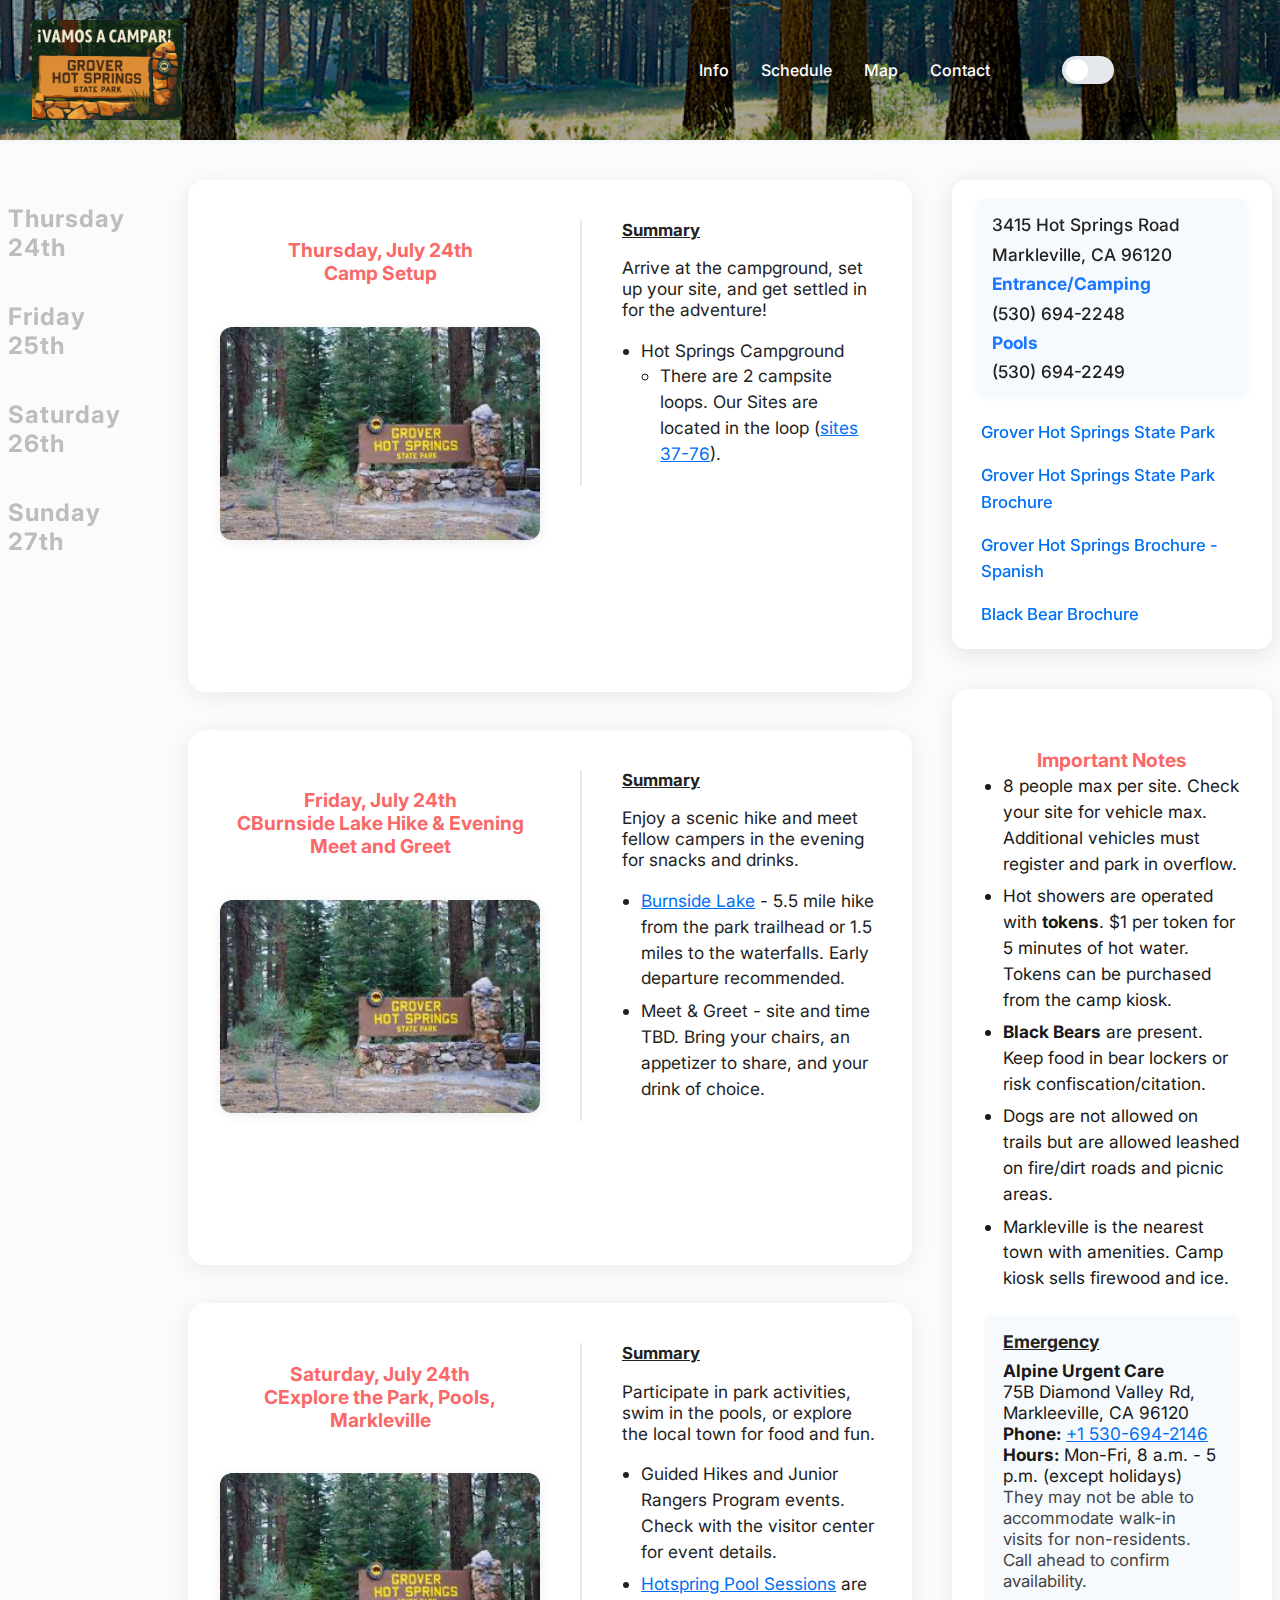
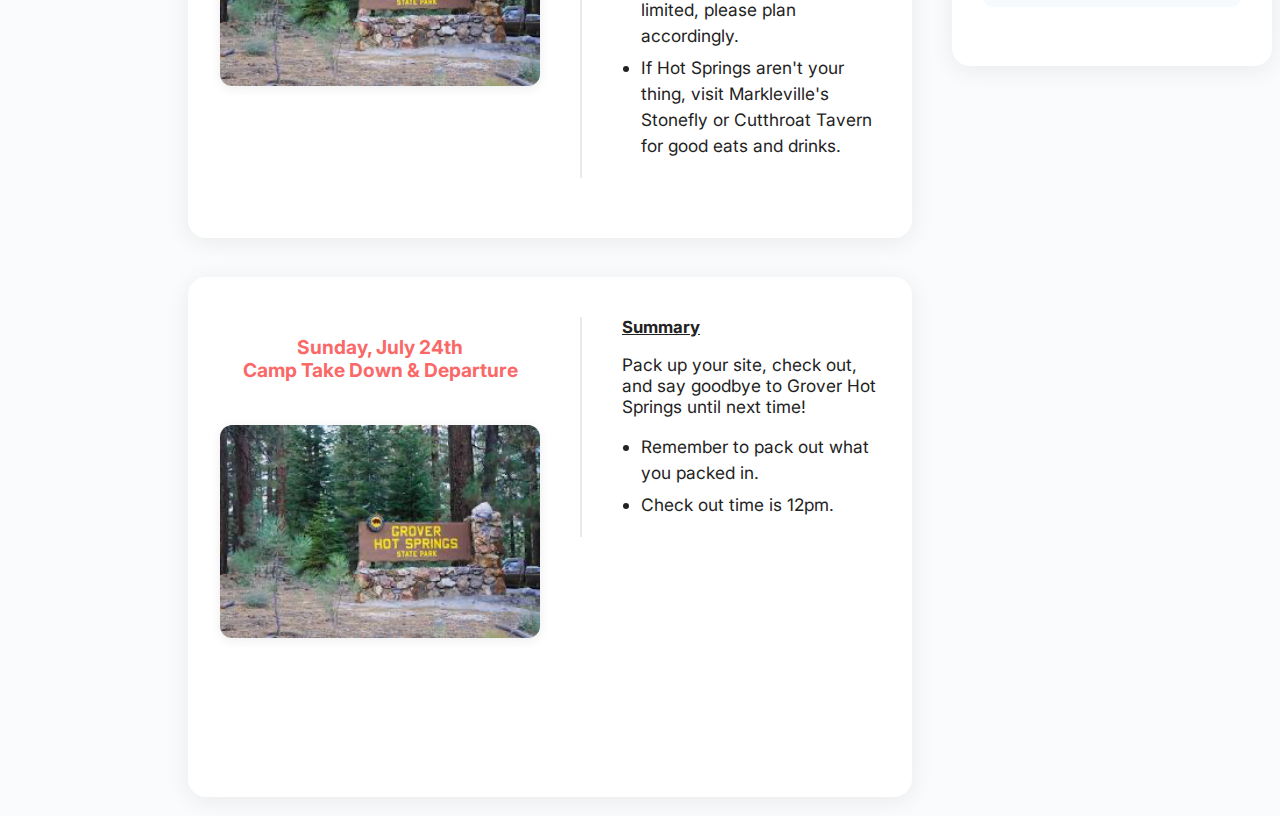
<file: index.html>
<!DOCTYPE html>
<html lang="en">
<head>
  <meta charset="UTF-8">
  <meta name="viewport" content="width=device-width, initial-scale=1.0">
  <title>Grover Hot Springs Camping Trip</title>
  <link rel="stylesheet" href="camping.css">
  <link href="https://fonts.googleapis.com/css2?family=Inter:wght@400;700&display=swap" rel="stylesheet">
</head>
<body>
  <nav class="navbar">
    <div class="navbar-banner-bg">
      <img src="images/banner4.jpg" alt="Grover Hot Springs Banner" class="banner-image">
    </div>
    <div class="nav-logo"><img src="images/banner.png" alt="Grover Hot Springs Logo" style="height: 100px; vertical-align: middle;"></div>
    <div class="navbar-menu-group">
      <ul class="nav-links">
        <li><a href="#">Info</a></li>
        <li><a href="#">Schedule</a></li>
        <li><a href="#" id="mapLink">Map</a></li>
        <li><a href="#">Contact</a></li>
      </ul>
      <div id="darkModeToggle" class="dark-mode-toggle">
        <label class="switch">
          <input type="checkbox" id="darkModeSwitch">
          <span class="slider"></span>
        </label>
        <span class="dark-mode-label">Dark Mode</span>
      </div>
    </div>
  </nav>
  <!-- Map Modal -->
  <div class="modal" id="mapModal" style="display:none;">
    <div class="modal-content">
      <span class="close" id="closeMapModal">&times;</span>
      <img src="images/map.jpg" alt="Ma®p" class="modal-image">
    </div>
  </div>
  <div class="main-layout">
    <aside class="day-numbers">
      <div class="day-number"><a href="#day1" class="day-link"><span class="weekday-date">Thursday 24th</span></a></div>
      <div class="day-number"><a href="#day2" class="day-link"><span class="weekday-date">Friday 25th</span></a></div>
      <div class="day-number"><a href="#day3" class="day-link"><span class="weekday-date">Saturday 26th</span></a></div>
      <div class="day-number"><a href="#day4" class="day-link"><span class="weekday-date">Sunday 27th</span></a></div>
    </aside>
    <main class="content-cards">
      <!-- Day 1 Card -->
      <section class="card" id="day1">
        <h2 class="card-title">Thursday, July 24th<br>Camp Setup<br></h2>
        <img src="images/image1.png" alt="Grover Hot Springs" class="card-image">
        <div class="card-summary">
          <span class="summary-title">Summary</span>
          <p>Arrive at the campground, set up your site, and get settled in for the adventure!</p>
          <div class="card-details">
            <ul>
              <li>
                Hot Springs Campground
                <ul>
                  <li>There are 2 campsite loops. Our Sites are located in the loop (<a href="#" class="map-popup-link" data-popup="map">sites 37-76</a>).</li>
                </ul>
              </li>
            </ul>
          </div>
        </div>
      </section>
      <!-- Day 2 Card -->
      <section class="card" id="day2">

        <h2 class="card-title">Friday, July 24th<br>CBurnside Lake Hike & Evening Meet and Greet<br></h2>
        <img src="images/image1.png" alt="Burnside Lake" class="card-image">
        <div class="card-summary">
          <span class="summary-title">Summary</span>
          <p>Enjoy a scenic hike and meet fellow campers in the evening for snacks and drinks.</p>
          <div class="card-details">
            <ul>
              <li><a href="https://www.google.com/maps/dir/Grover+Hot+Springs+State+Park,+Hot+Springs+Road,+Markleeville,+CA/Burnside+Lake,+California/@38.7338672,-119.9366424,24419m/am=t/data=!3m1!1e3!4m14!4m13!1m5!1m1!1s0x8099e88b8a7aa4cb:0xf675bd35235f6c8a!2m2!1d-119.8411659!2d38.6982556!1m5!1m1!1s0x8099eed0e25bf059:0xc70a1a77260b5248!2m2!1d-119.8905595!2d38.712673!3e0?entry=ttu" target="_blank">Burnside Lake</a> - 5.5 mile hike from the park trailhead or 1.5 miles to the waterfalls. Early departure recommended.</li>
              <li>Meet & Greet - site and time TBD. Bring your chairs, an appetizer to share, and your drink of choice.</li>
            </ul>
          </div>
        </div>
      </section>
      <!-- Day 3 Card -->
      <section class="card" id="day3">
        <h2 class="card-title">Saturday, July 24th<br>CExplore the Park, Pools, Markleville<br></h2>
        <img src="images/image1.png" alt="Park Activities" class="card-image">
        <div class="card-summary">
          <span class="summary-title">Summary</span>
          <p>Participate in park activities, swim in the pools, or explore the local town for food and fun.</p>
          <div class="card-details">
            <ul>
              <li>Guided Hikes and Junior Rangers Program events. Check with the visitor center for event details.</li>
              <li><a href="https://www.reservecalifornia.com/Web/Activities/ProgramsAndTours.aspx" target="_blank">Hotspring Pool Sessions</a> are limited, please plan accordingly.</li>
              <li>If Hot Springs aren't your thing, visit Markleville's Stonefly or Cutthroat Tavern for good eats and drinks.</li>
            </ul>
          </div>
        </div>
      </section>
      <!-- Day 4 Card -->
      <section class="card" id="day4">
        <h2 class="card-title">Sunday, July 24th<br>Camp Take Down & Departure<br></h2>
        <img src="images/image1.png" alt="Camp Take Down" class="card-image">
        <div class="card-summary">
          <span class="summary-title">Summary</span>
          <p>Pack up your site, check out, and say goodbye to Grover Hot Springs until next time!</p>
          <div class="card-details">
            <ul>
              <li>Remember to pack out what you packed in.</li>
              <li>Check out time is 12pm.</li>
            </ul>
          </div>
        </div>
      </section>
    </main>
    <div class="right-sidebar">
      <div class="floating-info">
        <div class="floating-info-content">
          <p>
            3415 Hot Springs Road<br>
            Markleville, CA 96120<br>
            <strong style="color:#1976ff;">Entrance/Camping</strong><br><span>(530) 694-2248</span><br>
            <strong style="color:#1976ff;">Pools</strong><br><span>(530) 694-2249</span><br>
          </p>
          <ul>
            <li><a href="https://www.parks.ca.gov/?page_id=508" target="_blank">Grover Hot Springs State Park</a></li>
            <li><a href="https://www.parks.ca.gov/pages/508/files/GroverHotSpringsSPWebLayout2015.pdf" target="_blank">Grover Hot Springs State Park Brochure</a></li>
            <li><a href="https://www.parks.ca.gov/pages/508/files/GroverHotSpringsSPlWebLayout2015.pdf" target="_blank">Grover Hot Springs Brochure - Spanish</a></li>
            <li><a href="https://www.parks.ca.gov/pages/508/files/cablackbear_web_2010.pdf" target="_blank">Black Bear Brochure</a></li>
          </ul>
        </div>
      </div>
      <section class="card notes-card">
        <h2 class="card-title">Important Notes</h2>
        <div class="card-details">
          <ul>
            <li>8 people max per site. Check your site for vehicle max. Additional vehicles must register and park in overflow.</li>
            <li>Hot showers are operated with <strong>tokens</strong>. $1 per token for 5 minutes of hot water. Tokens can be purchased from the camp kiosk.</li>
            <li><strong>Black Bears</strong> are present. Keep food in bear lockers or risk confiscation/citation.</li>
            <li>Dogs are not allowed on trails but are allowed leashed on fire/dirt roads and picnic areas.</li>
            <li>Markleville is the nearest town with amenities. Camp kiosk sells firewood and ice.</li>
          </ul>
          <div class="emergency-info" style="margin-top:1.5rem; padding:1rem 1.2rem; background:#f7fafd; border-radius:8px;">
            <span class="summary-title" style="font-size:1.1rem;">Emergency</span>
            <address style="font-style:normal; margin-top:0.5rem;">
              <strong>Alpine Urgent Care</strong><br>
              75B Diamond Valley Rd,<br>
              Markleeville, CA 96120<br>
              <strong>Phone:</strong> <a href="tel:+15306942146">+1 530-694-2146</a><br>
              <strong>Hours:</strong> Mon-Fri, 8 a.m. - 5 p.m. (except holidays)<br>
              <span style="font-size:0.97em; color:#444;">They may not be able to accommodate walk-in visits for non-residents. Call ahead to confirm availability.</span>
            </address>
          </div>
        </div>
      </section>
    </div>
  </div>
  <script src="camping.js"></script>
</body>
</html>
</file>
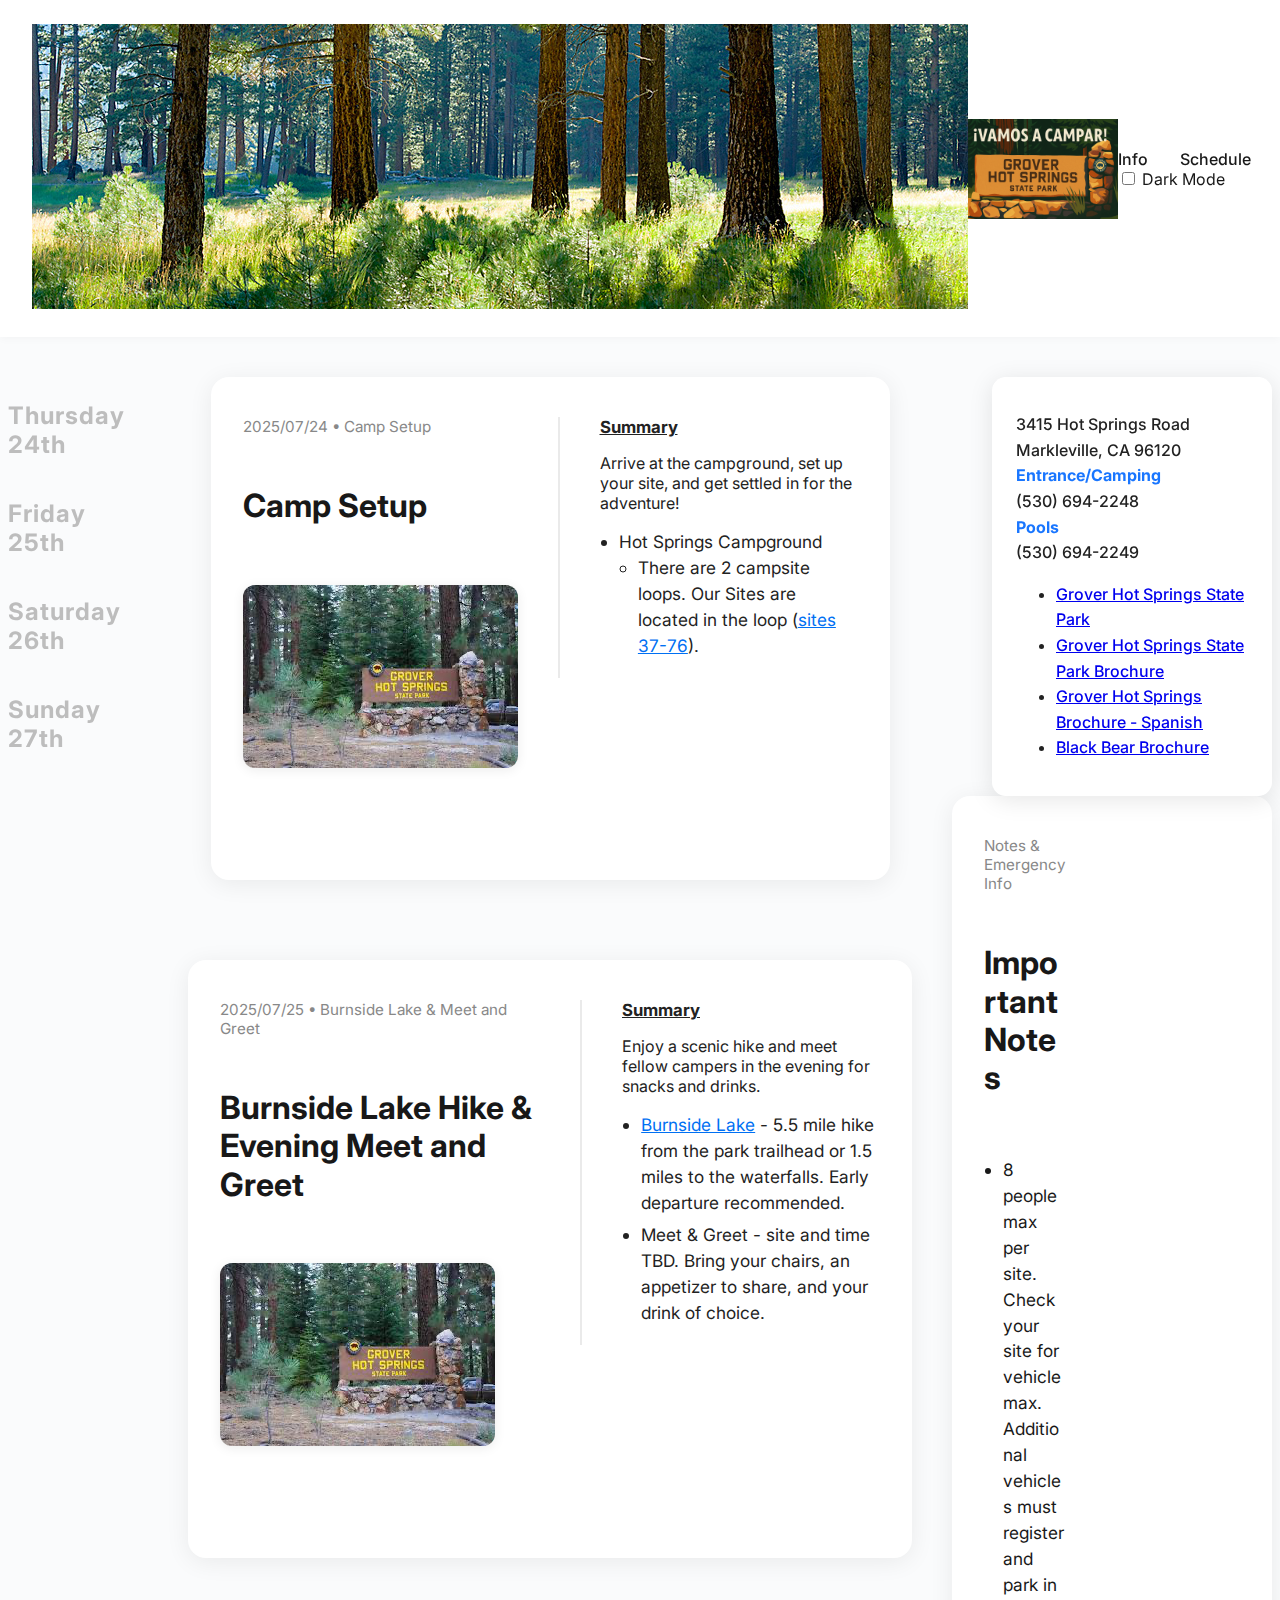
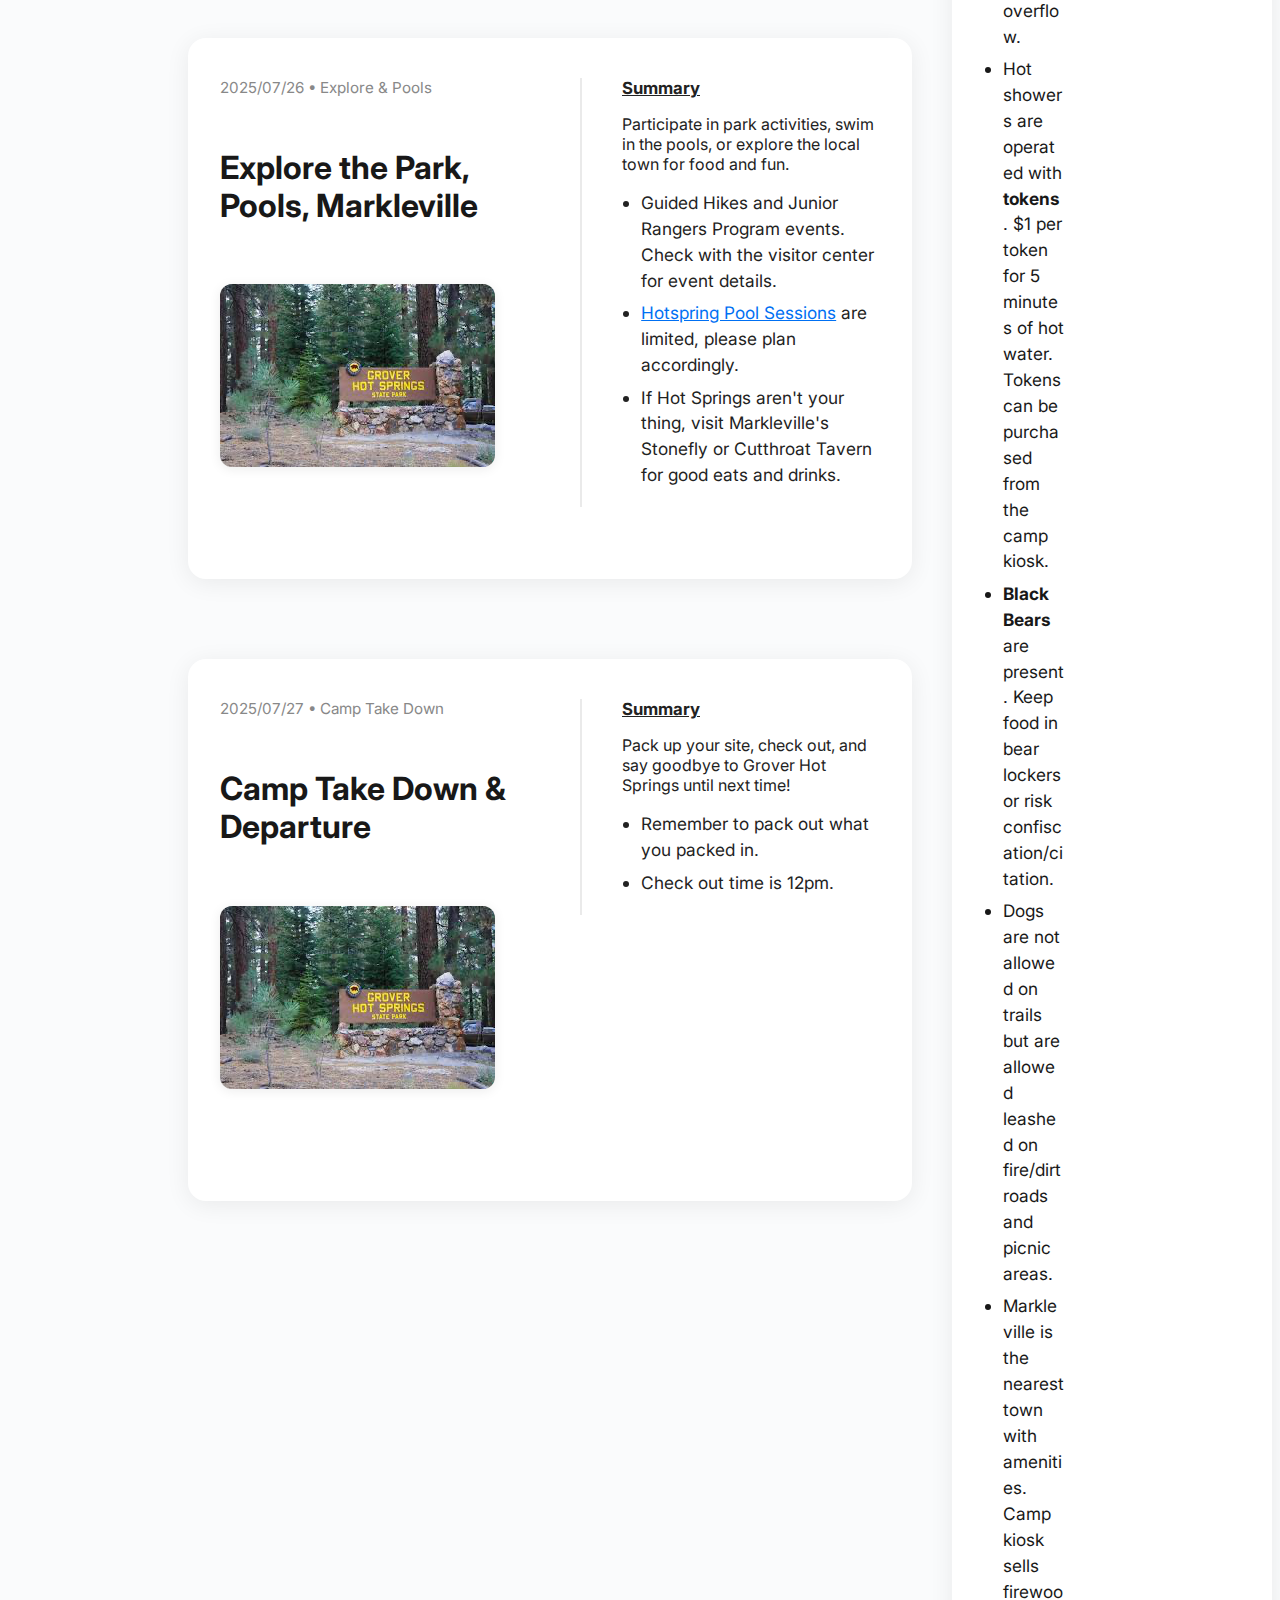
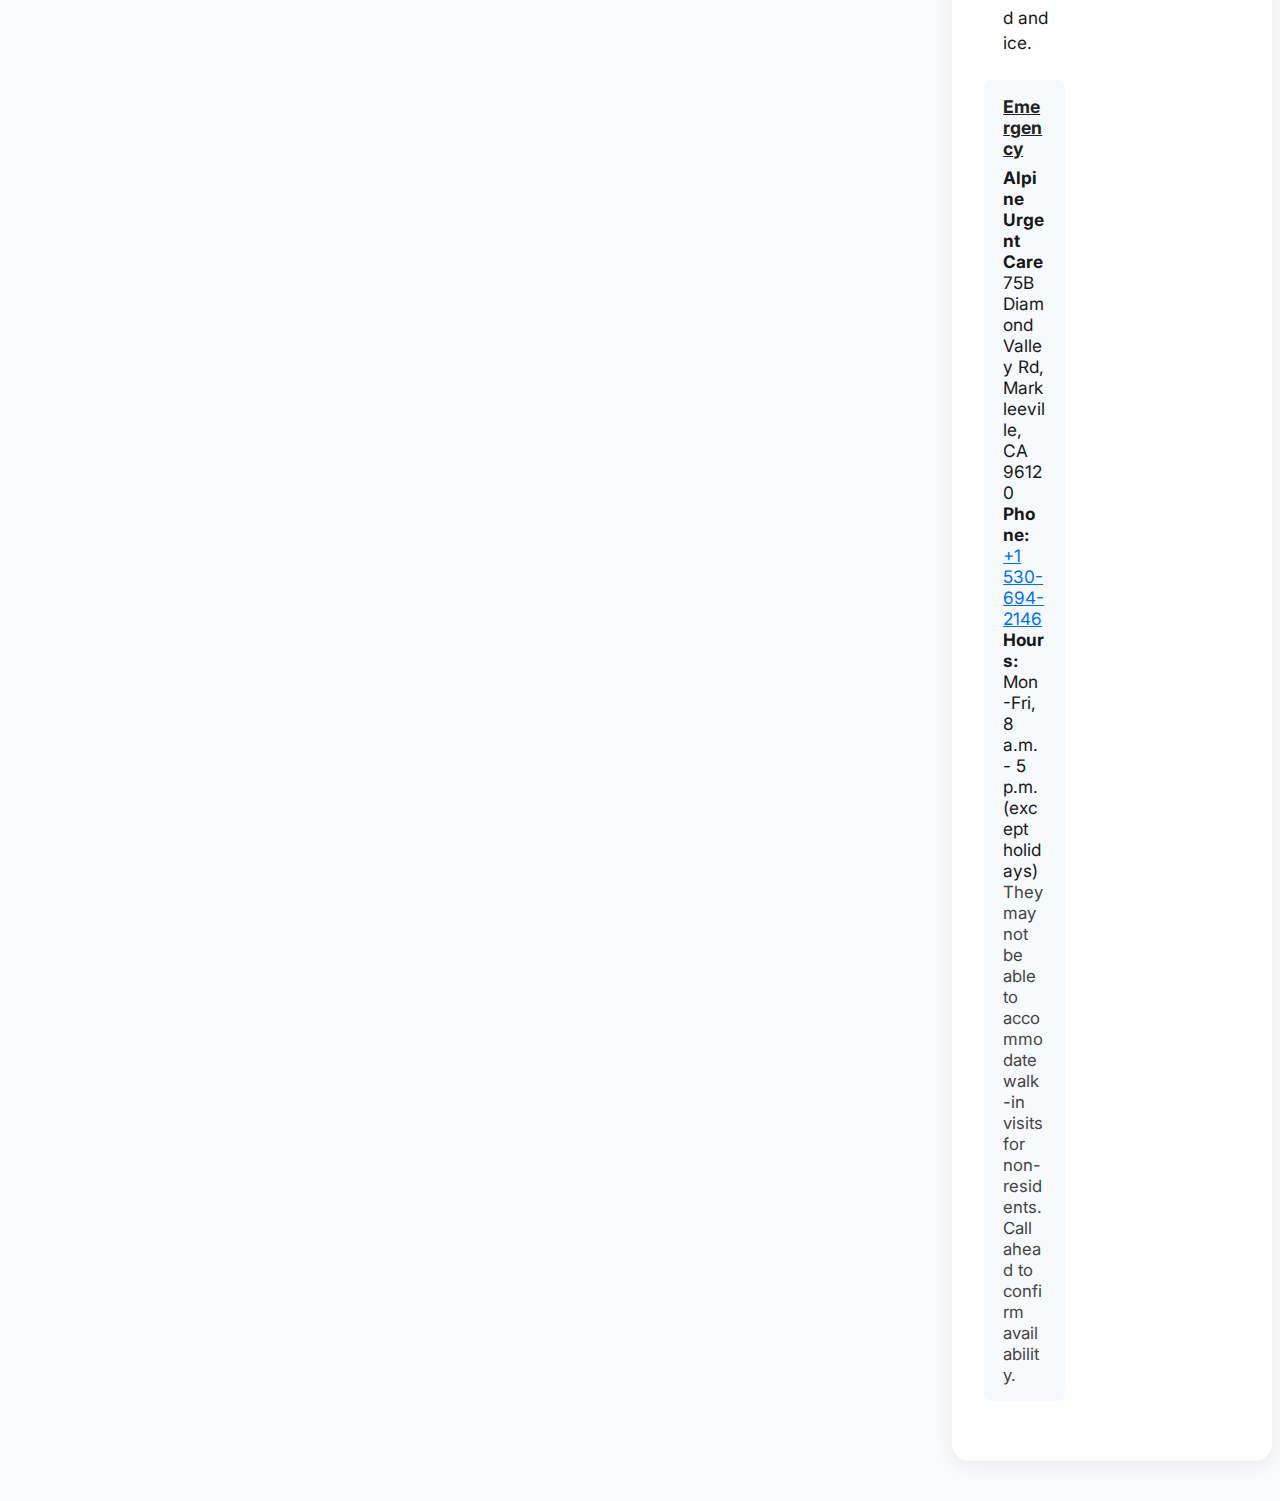
<file: camping/index.html>
<!DOCTYPE html>
<html lang="en">
<head>
  <meta charset="UTF-8">
  <meta name="viewport" content="width=device-width, initial-scale=1.0">
  <title>Grover Hot Springs Camping Trip</title>
  <link rel="stylesheet" href="camping.css">
  <link href="https://fonts.googleapis.com/css2?family=Inter:wght@400;700&display=swap" rel="stylesheet">
</head>
<body>
  <nav class="navbar">
    <div class="navbar-banner-bg">
      <img src="images/banner4.jpg" alt="Grover Hot Springs Banner" class="banner-image">
    </div>
    <div class="nav-logo"><img src="images/banner.png" alt="Grover Hot Springs Logo" style="height: 100px; vertical-align: middle;"></div>
    <div class="navbar-menu-group">
      <ul class="nav-links">
        <li><a href="#">Info</a></li>
        <li><a href="#">Schedule</a></li>
        <li><a href="#" id="mapLink">Map</a></li>
        <li><a href="#">Contact</a></li>
      </ul>
      <div id="darkModeToggle" class="dark-mode-toggle">
        <label class="switch">
          <input type="checkbox" id="darkModeSwitch">
          <span class="slider"></span>
        </label>
        <span class="dark-mode-label">Dark Mode</span>
      </div>
    </div>
  </nav>
  <!-- Map Modal -->
  <div class="modal" id="mapModal" style="display:none;">
    <div class="modal-content">
      <span class="close" id="closeMapModal">&times;</span>
      <img src="images/map.jpg" alt="Ma®p" class="modal-image">
    </div>
  </div>
  <div class="main-layout">
    <aside class="day-numbers">
      <div class="day-number"><a href="#day1" class="day-link"><span class="weekday-date">Thursday 24th</span></a></div>
      <div class="day-number"><a href="#day2" class="day-link"><span class="weekday-date">Friday 25th</span></a></div>
      <div class="day-number"><a href="#day3" class="day-link"><span class="weekday-date">Saturday 26th</span></a></div>
      <div class="day-number"><a href="#day4" class="day-link"><span class="weekday-date">Sunday 27th</span></a></div>
    </aside>
    <main class="content-cards">
      <!-- Day 1 Card -->
      <section class="card" id="day1">
        <div class="card-meta">2025/07/24 &bull; Camp Setup</div>
        <h2 class="card-title">Camp Setup</h2>
        <img src="images/image1.png" alt="Grover Hot Springs" class="card-image">
        <div class="card-summary">
          <span class="summary-title">Summary</span>
          <p>Arrive at the campground, set up your site, and get settled in for the adventure!</p>
          <div class="card-details">
            <ul>
              <li>
                Hot Springs Campground
                <ul>
                  <li>There are 2 campsite loops. Our Sites are located in the loop (<a href="#" class="map-popup-link" data-popup="map">sites 37-76</a>).</li>
                </ul>
              </li>
            </ul>
          </div>
        </div>
      </section>
      <!-- Day 2 Card -->
      <section class="card" id="day2">
        <div class="card-meta">2025/07/25 &bull; Burnside Lake & Meet and Greet</div>
        <h2 class="card-title">Burnside Lake Hike & Evening Meet and Greet</h2>
        <img src="images/image1.png" alt="Burnside Lake" class="card-image">
        <div class="card-summary">
          <span class="summary-title">Summary</span>
          <p>Enjoy a scenic hike and meet fellow campers in the evening for snacks and drinks.</p>
          <div class="card-details">
            <ul>
              <li><a href="https://www.google.com/maps/dir/Grover+Hot+Springs+State+Park,+Hot+Springs+Road,+Markleeville,+CA/Burnside+Lake,+California/@38.7338672,-119.9366424,24419m/am=t/data=!3m1!1e3!4m14!4m13!1m5!1m1!1s0x8099e88b8a7aa4cb:0xf675bd35235f6c8a!2m2!1d-119.8411659!2d38.6982556!1m5!1m1!1s0x8099eed0e25bf059:0xc70a1a77260b5248!2m2!1d-119.8905595!2d38.712673!3e0?entry=ttu" target="_blank">Burnside Lake</a> - 5.5 mile hike from the park trailhead or 1.5 miles to the waterfalls. Early departure recommended.</li>
              <li>Meet & Greet - site and time TBD. Bring your chairs, an appetizer to share, and your drink of choice.</li>
            </ul>
          </div>
        </div>
      </section>
      <!-- Day 3 Card -->
      <section class="card" id="day3">
        <div class="card-meta">2025/07/26 &bull; Explore & Pools</div>
        <h2 class="card-title">Explore the Park, Pools, Markleville</h2>
        <img src="images/image1.png" alt="Park Activities" class="card-image">
        <div class="card-summary">
          <span class="summary-title">Summary</span>
          <p>Participate in park activities, swim in the pools, or explore the local town for food and fun.</p>
          <div class="card-details">
            <ul>
              <li>Guided Hikes and Junior Rangers Program events. Check with the visitor center for event details.</li>
              <li><a href="https://www.reservecalifornia.com/Web/Activities/ProgramsAndTours.aspx" target="_blank">Hotspring Pool Sessions</a> are limited, please plan accordingly.</li>
              <li>If Hot Springs aren't your thing, visit Markleville's Stonefly or Cutthroat Tavern for good eats and drinks.</li>
            </ul>
          </div>
        </div>
      </section>
      <!-- Day 4 Card -->
      <section class="card" id="day4">
        <div class="card-meta">2025/07/27 &bull; Camp Take Down</div>
        <h2 class="card-title">Camp Take Down & Departure</h2>
        <img src="images/image1.png" alt="Camp Take Down" class="card-image">
        <div class="card-summary">
          <span class="summary-title">Summary</span>
          <p>Pack up your site, check out, and say goodbye to Grover Hot Springs until next time!</p>
          <div class="card-details">
            <ul>
              <li>Remember to pack out what you packed in.</li>
              <li>Check out time is 12pm.</li>
            </ul>
          </div>
        </div>
      </section>
    </main>
    <div class="right-sidebar">
      <div class="floating-info">
        <div class="floating-info-content">
          <p>
            3415 Hot Springs Road<br>
            Markleville, CA 96120<br>
            <strong style="color:#1976ff;">Entrance/Camping</strong><br><span>(530) 694-2248</span><br>
            <strong style="color:#1976ff;">Pools</strong><br><span>(530) 694-2249</span><br>
          </p>
          <ul>
            <li><a href="https://www.parks.ca.gov/?page_id=508" target="_blank">Grover Hot Springs State Park</a></li>
            <li><a href="https://www.parks.ca.gov/pages/508/files/GroverHotSpringsSPWebLayout2015.pdf" target="_blank">Grover Hot Springs State Park Brochure</a></li>
            <li><a href="https://www.parks.ca.gov/pages/508/files/GroverHotSpringsSPlWebLayout2015.pdf" target="_blank">Grover Hot Springs Brochure - Spanish</a></li>
            <li><a href="https://www.parks.ca.gov/pages/508/files/cablackbear_web_2010.pdf" target="_blank">Black Bear Brochure</a></li>
          </ul>
        </div>
      </div>
      <section class="card notes-card">
        <div class="card-meta">Notes & Emergency Info</div>
        <h2 class="card-title">Important Notes</h2>
        <div class="card-details">
          <ul>
            <li>8 people max per site. Check your site for vehicle max. Additional vehicles must register and park in overflow.</li>
            <li>Hot showers are operated with <strong>tokens</strong>. $1 per token for 5 minutes of hot water. Tokens can be purchased from the camp kiosk.</li>
            <li><strong>Black Bears</strong> are present. Keep food in bear lockers or risk confiscation/citation.</li>
            <li>Dogs are not allowed on trails but are allowed leashed on fire/dirt roads and picnic areas.</li>
            <li>Markleville is the nearest town with amenities. Camp kiosk sells firewood and ice.</li>
          </ul>
          <div class="emergency-info" style="margin-top:1.5rem; padding:1rem 1.2rem; background:#f7fafd; border-radius:8px;">
            <span class="summary-title" style="font-size:1.1rem;">Emergency</span>
            <address style="font-style:normal; margin-top:0.5rem;">
              <strong>Alpine Urgent Care</strong><br>
              75B Diamond Valley Rd,<br>
              Markleeville, CA 96120<br>
              <strong>Phone:</strong> <a href="tel:+15306942146">+1 530-694-2146</a><br>
              <strong>Hours:</strong> Mon-Fri, 8 a.m. - 5 p.m. (except holidays)<br>
              <span style="font-size:0.97em; color:#444;">They may not be able to accommodate walk-in visits for non-residents. Call ahead to confirm availability.</span>
            </address>
          </div>
        </div>
      </section>
    </div>
  </div>
  <script src="camping.js"></script>
</body>
</html>
</file>
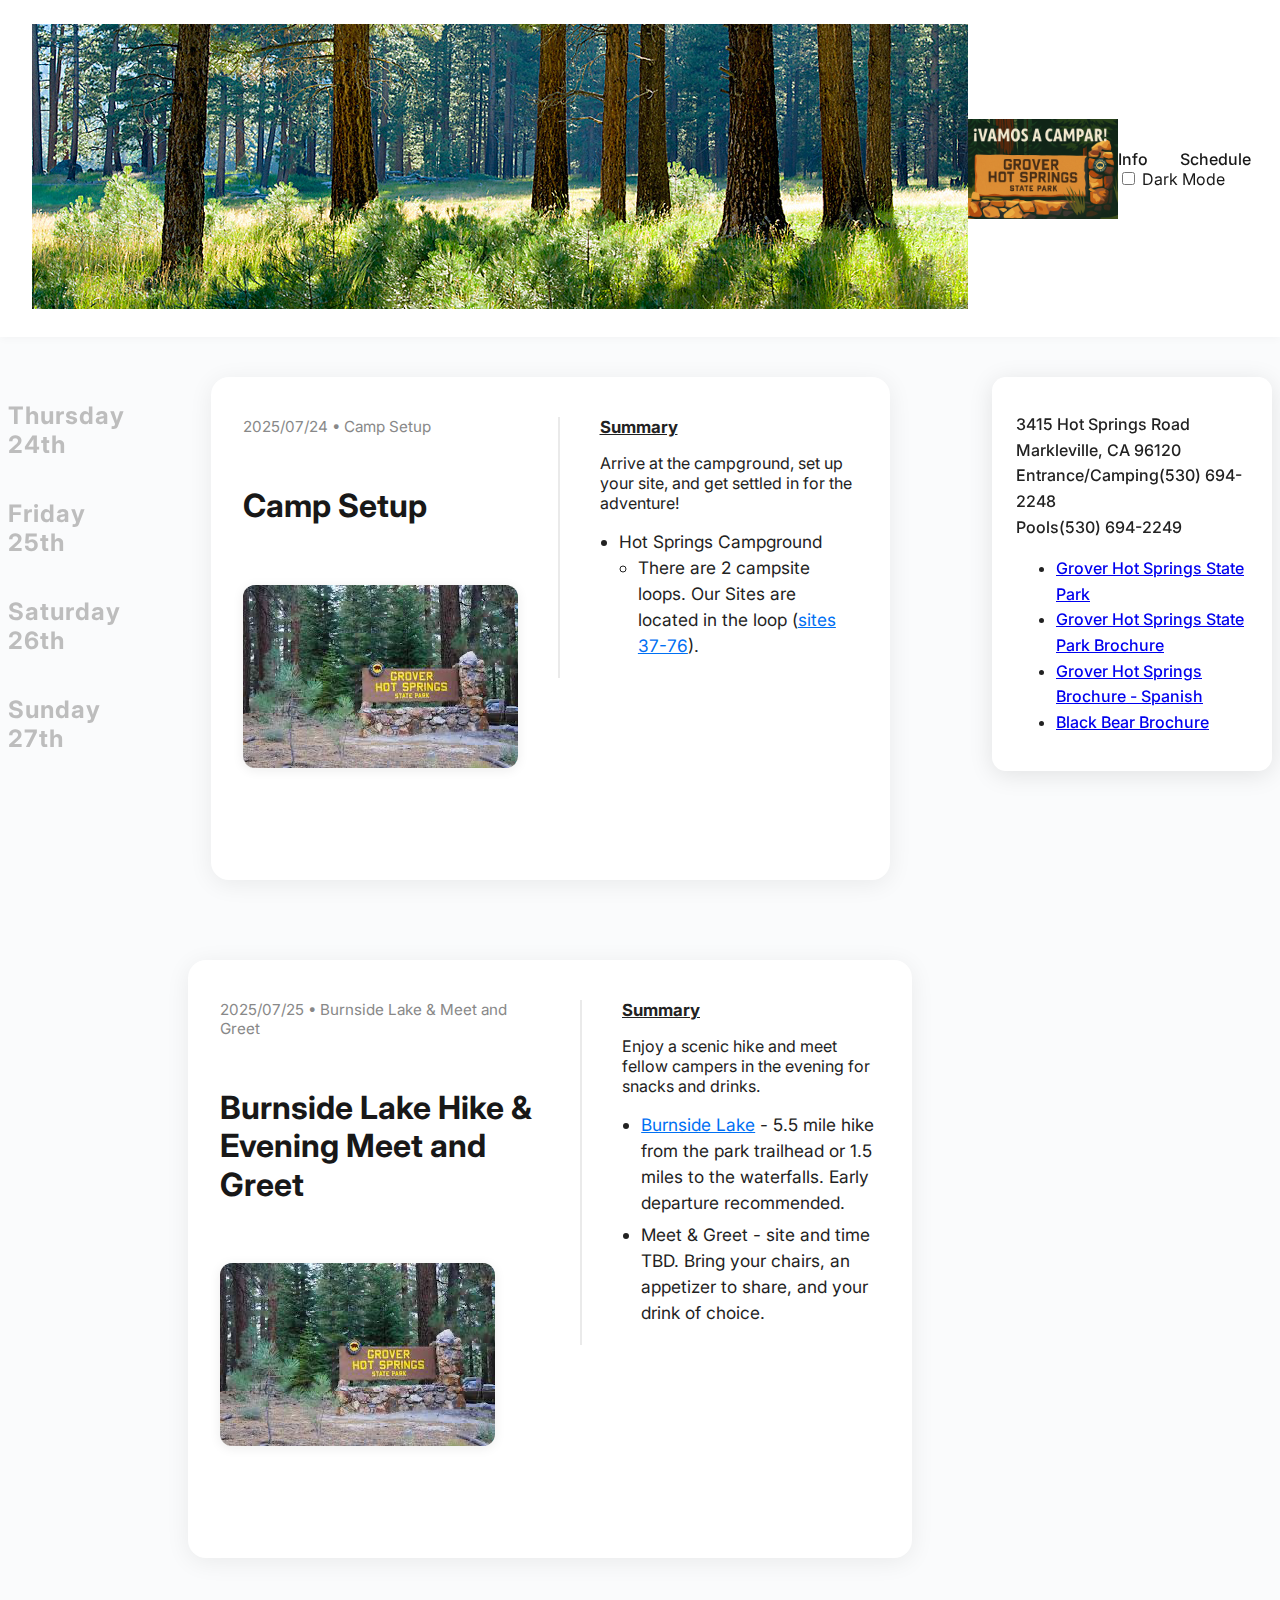
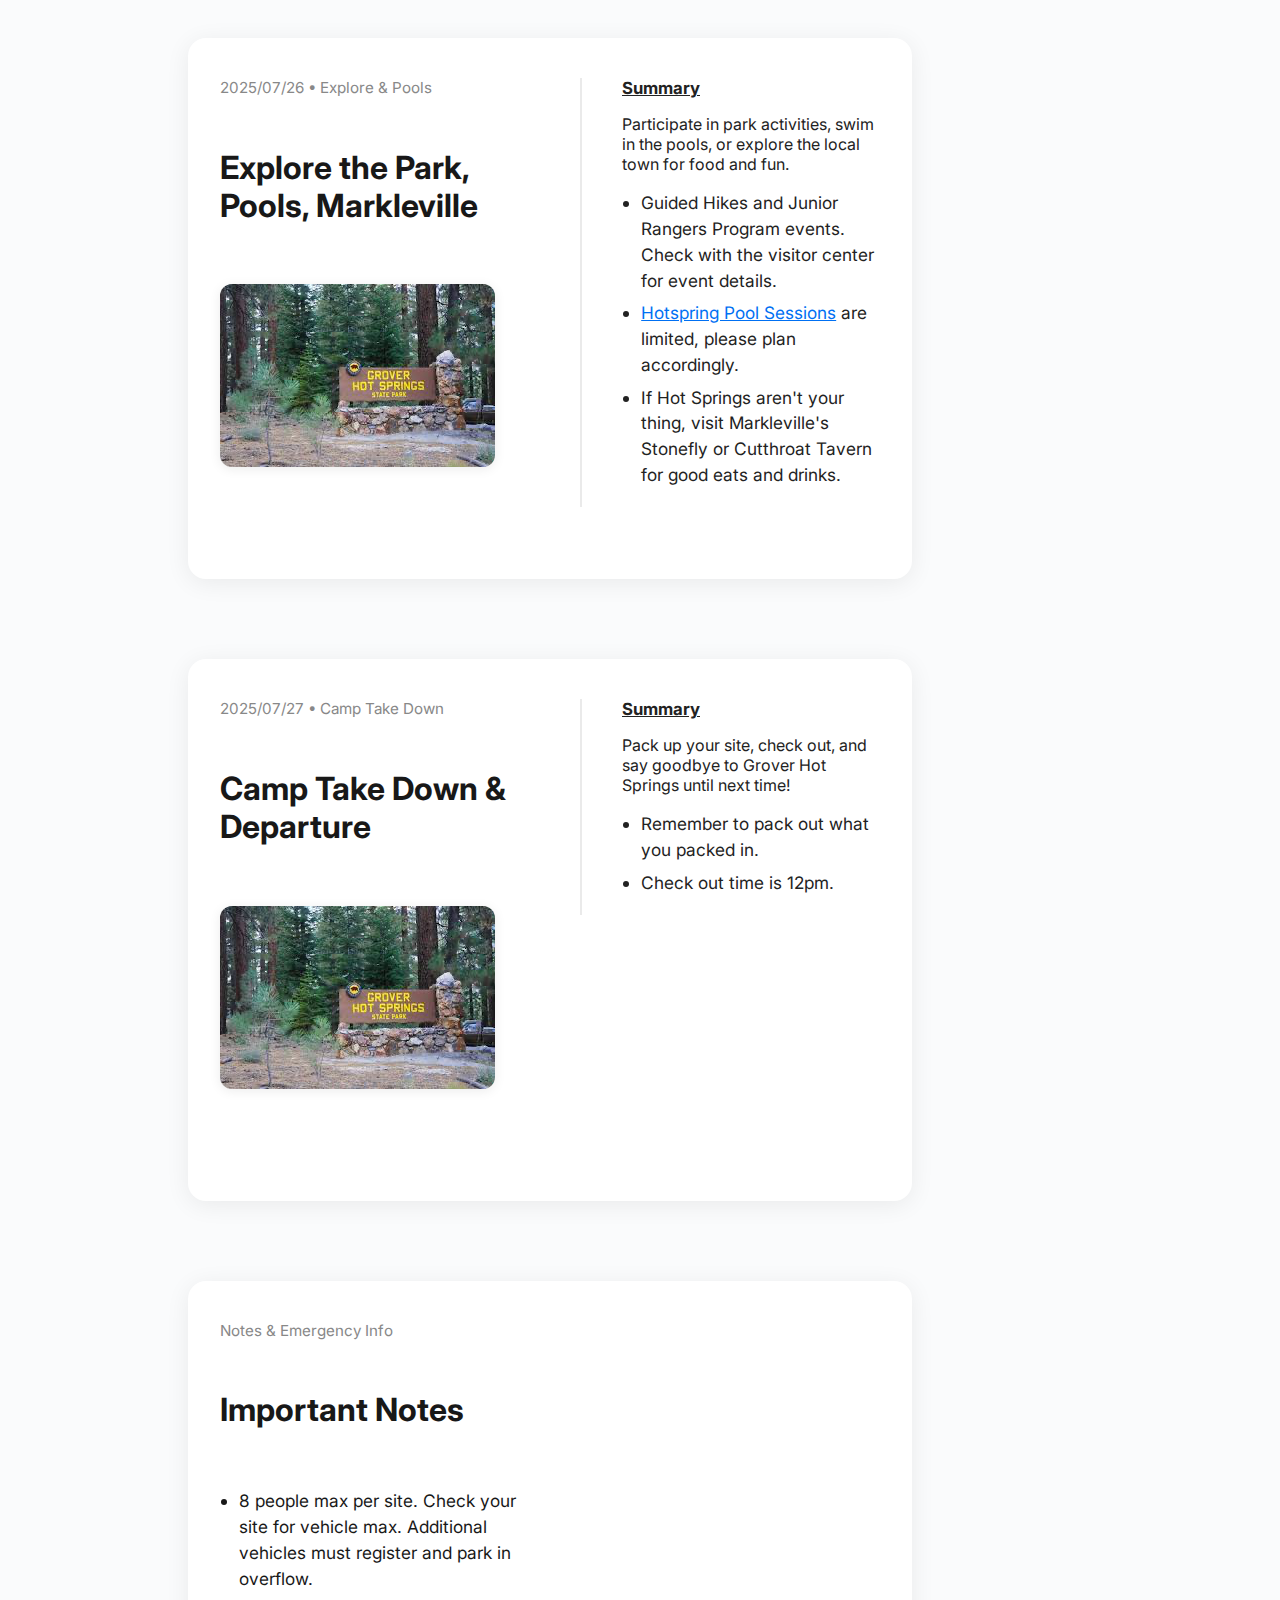
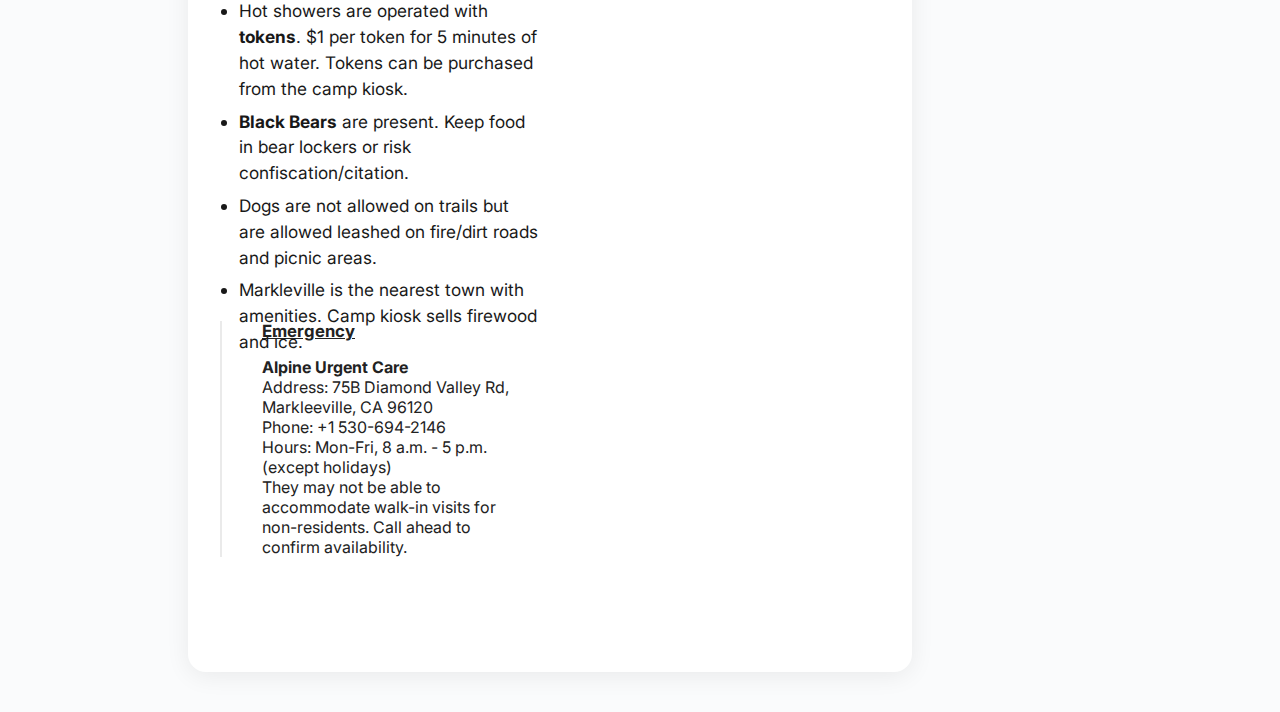
<file: camping/camping.html>
<!DOCTYPE html>
<html lang="en">
<head>
  <meta charset="UTF-8">
  <meta name="viewport" content="width=device-width, initial-scale=1.0">
  <title>Grover Hot Springs Camping Trip</title>
  <link rel="stylesheet" href="camping.css">
  <link href="https://fonts.googleapis.com/css2?family=Inter:wght@400;700&display=swap" rel="stylesheet">
</head>
<body>
  <nav class="navbar">
    <div class="navbar-banner-bg">
      <img src="images/banner4.jpg" alt="Grover Hot Springs Banner" class="banner-image">
    </div>
    <div class="nav-logo"><img src="images/banner.png" alt="Grover Hot Springs Logo" style="height: 100px; vertical-align: middle;"></div>
    <div class="navbar-menu-group">
      <ul class="nav-links">
        <li><a href="#">Info</a></li>
        <li><a href="#">Schedule</a></li>
        <li><a href="#" id="mapLink">Map</a></li>
        <li><a href="#">Contact</a></li>
      </ul>
      <div id="darkModeToggle" class="dark-mode-toggle">
        <label class="switch">
          <input type="checkbox" id="darkModeSwitch">
          <span class="slider"></span>
        </label>
        <span class="dark-mode-label">Dark Mode</span>
      </div>
    </div>
  </nav>
  <!-- Map Modal -->
  <div class="modal" id="mapModal" style="display:none;">
    <div class="modal-content">
      <span class="close" id="closeMapModal">&times;</span>
      <img src="images/map.jpg" alt="Ma®p" class="modal-image">
    </div>
  </div>
  <div class="main-layout">
    <aside class="day-numbers">
      <div class="day-number"><a href="#day1" class="day-link"><span class="weekday-date">Thursday 24th</span></a></div>
      <div class="day-number"><a href="#day2" class="day-link"><span class="weekday-date">Friday 25th</span></a></div>
      <div class="day-number"><a href="#day3" class="day-link"><span class="weekday-date">Saturday 26th</span></a></div>
      <div class="day-number"><a href="#day4" class="day-link"><span class="weekday-date">Sunday 27th</span></a></div>
    </aside>
    <main class="content-cards">
      <!-- Day 1 Card -->
      <section class="card" id="day1">
        <div class="card-meta">2025/07/24 &bull; Camp Setup</div>
        <h2 class="card-title">Camp Setup</h2>
        <img src="images/image1.png" alt="Grover Hot Springs" class="card-image">
        <div class="card-summary">
          <span class="summary-title">Summary</span>
          <p>Arrive at the campground, set up your site, and get settled in for the adventure!</p>
          <div class="card-details">
            <ul>
              <li>
                Hot Springs Campground
                <ul>
                  <li>There are 2 campsite loops. Our Sites are located in the loop (<a href="#" class="map-popup-link" data-popup="map">sites 37-76</a>).</li>
                </ul>
              </li>
            </ul>
          </div>
        </div>
      </section>
      <!-- Day 2 Card -->
      <section class="card" id="day2">
        <div class="card-meta">2025/07/25 &bull; Burnside Lake & Meet and Greet</div>
        <h2 class="card-title">Burnside Lake Hike & Evening Meet and Greet</h2>
        <img src="images/image1.png" alt="Burnside Lake" class="card-image">
        <div class="card-summary">
          <span class="summary-title">Summary</span>
          <p>Enjoy a scenic hike and meet fellow campers in the evening for snacks and drinks.</p>
          <div class="card-details">
            <ul>
              <li><a href="https://www.google.com/maps/dir/Grover+Hot+Springs+State+Park,+Hot+Springs+Road,+Markleeville,+CA/Burnside+Lake,+California/@38.7338672,-119.9366424,24419m/am=t/data=!3m1!1e3!4m14!4m13!1m5!1m1!1s0x8099e88b8a7aa4cb:0xf675bd35235f6c8a!2m2!1d-119.8411659!2d38.6982556!1m5!1m1!1s0x8099eed0e25bf059:0xc70a1a77260b5248!2m2!1d-119.8905595!2d38.712673!3e0?entry=ttu" target="_blank">Burnside Lake</a> - 5.5 mile hike from the park trailhead or 1.5 miles to the waterfalls. Early departure recommended.</li>
              <li>Meet & Greet - site and time TBD. Bring your chairs, an appetizer to share, and your drink of choice.</li>
            </ul>
          </div>
        </div>
      </section>
      <!-- Day 3 Card -->
      <section class="card" id="day3">
        <div class="card-meta">2025/07/26 &bull; Explore & Pools</div>
        <h2 class="card-title">Explore the Park, Pools, Markleville</h2>
        <img src="images/image1.png" alt="Park Activities" class="card-image">
        <div class="card-summary">
          <span class="summary-title">Summary</span>
          <p>Participate in park activities, swim in the pools, or explore the local town for food and fun.</p>
          <div class="card-details">
            <ul>
              <li>Guided Hikes and Junior Rangers Program events. Check with the visitor center for event details.</li>
              <li><a href="https://www.reservecalifornia.com/Web/Activities/ProgramsAndTours.aspx" target="_blank">Hotspring Pool Sessions</a> are limited, please plan accordingly.</li>
              <li>If Hot Springs aren't your thing, visit Markleville's Stonefly or Cutthroat Tavern for good eats and drinks.</li>
            </ul>
          </div>
        </div>
      </section>
      <!-- Day 4 Card -->
      <section class="card" id="day4">
        <div class="card-meta">2025/07/27 &bull; Camp Take Down</div>
        <h2 class="card-title">Camp Take Down & Departure</h2>
        <img src="images/image1.png" alt="Camp Take Down" class="card-image">
        <div class="card-summary">
          <span class="summary-title">Summary</span>
          <p>Pack up your site, check out, and say goodbye to Grover Hot Springs until next time!</p>
          <div class="card-details">
            <ul>
              <li>Remember to pack out what you packed in.</li>
              <li>Check out time is 12pm.</li>
            </ul>
          </div>
        </div>
      </section>
      <!-- Notes Card -->
      <section class="card notes-card">
        <div class="card-meta">Notes & Emergency Info</div>
        <h2 class="card-title">Important Notes</h2>
        <div class="card-details">
          <ul>
            <li>8 people max per site. Check your site for vehicle max. Additional vehicles must register and park in overflow.</li>
            <li>Hot showers are operated with <strong>tokens</strong>. $1 per token for 5 minutes of hot water. Tokens can be purchased from the camp kiosk.</li>
            <li><strong>Black Bears</strong> are present. Keep food in bear lockers or risk confiscation/citation.</li>
            <li>Dogs are not allowed on trails but are allowed leashed on fire/dirt roads and picnic areas.</li>
            <li>Markleville is the nearest town with amenities. Camp kiosk sells firewood and ice.</li>
          </ul>
          <div class="card-summary">
            <span class="summary-title">Emergency</span>
            <p><strong>Alpine Urgent Care</strong><br>
            Address: 75B Diamond Valley Rd, Markleeville, CA 96120<br>
            Phone: +1 530-694-2146<br>
            Hours: Mon-Fri, 8 a.m. - 5 p.m. (except holidays)<br>
            They may not be able to accommodate walk-in visits for non-residents. Call ahead to confirm availability.</p>
          </div>
        </div>
      </section>
    </main>
    <div class="floating-info">
      <div class="floating-info-content">
        <p>
          3415 Hot Springs Road<br>
          Markleville, CA 96120<br>
          <span class="label">Entrance/Camping</span><span class="phone">(530) 694-2248</span><br>
          <span class="label">Pools</span><span class="phone">(530) 694-2249</span>
        </p>
        <ul>
          <li><a href="https://www.parks.ca.gov/?page_id=508" target="_blank">Grover Hot Springs State Park</a></li>
          <li><a href="https://www.parks.ca.gov/pages/508/files/GroverHotSpringsSPWebLayout2015.pdf" target="_blank">Grover Hot Springs State Park Brochure</a></li>
          <li><a href="https://www.parks.ca.gov/pages/508/files/GroverHotSpringsSPlWebLayout2015.pdf" target="_blank">Grover Hot Springs Brochure - Spanish</a></li>
          <li><a href="https://www.parks.ca.gov/pages/508/files/cablackbear_web_2010.pdf" target="_blank">Black Bear Brochure</a></li>
        </ul>
      </div>
    </div>
  </div>
  <script src="camping.js"></script>
</body>
</html>
</file>
<file: camping.css>
html, body {
  scroll-padding-top: 150px;
}

/* Camping Trip Theme Styles */
body {
  margin: 0;
  font-family: 'Inter', Arial, sans-serif;
  background: #fafbfc;
  color: #181818;
  box-sizing: border-box;
  overflow-x: hidden;
}

*, *::before, *::after {
  box-sizing: inherit;
}

.navbar {
  width: 100%;
  background: #fff;
  display: flex;
  align-items: center;
  justify-content: flex-start;
  padding: 0 3rem 0 2rem;
  box-shadow: 0 2px 8px rgba(0,0,0,0.03);
  position: sticky;
  top: 0;
  z-index: 10;
  position: relative;
  overflow: visible;
  min-height: 140px;
  height: 140px;
}
.navbar-banner-bg {
  position: absolute;
  top: 0;
  left: 0;
  width: 100%;
  height: 100%;
  z-index: 0;
  pointer-events: none;
  overflow: hidden;
}
.navbar-banner-bg::after {
  content: '';
  position: absolute;
  top: 0;
  left: 0;
  width: 100%;
  height: 100%;
  background: rgba(0,0,0,0.35);
  z-index: 1;
}
.banner-image {
  width: 100%;
  height: 100%;
  min-height: 140px;
  object-fit: cover;
  display: block;
  opacity: 1;
}
.nav-logo, .navbar-menu-group {
  position: relative;
  z-index: 2;
}
.nav-logo {
  font-weight: 700;
  font-size: 1.3rem;
  letter-spacing: 1px;
}
.navbar-menu-group {
  display: flex;
  align-items: center;
  margin-left: auto;
  gap: 2.5rem;
}
.nav-links {
  display: flex;
  gap: 2rem;
  list-style: none;
  margin: 0;
  padding: 0;
}
.nav-links a {
  text-decoration: none;
  color: #fff;
  font-weight: 500;
  font-size: 1rem;
  transition: color 0.2s;
  text-shadow: 0 2px 8px rgba(0,0,0,0.25);
}
.nav-links a:hover {
  color: #90caf9;
}

.main-layout {
  display: grid;
  grid-template-columns: 140px 2fr 320px;
  gap: 2.5rem;
  max-width: 1600px;
  margin: 2.5rem auto 0 auto;
  padding: 0 0.5rem;
  min-width: 0;
  align-items: start;
}
.main-layout > aside {
  padding-left: 0;
}
.day-numbers {
  display: flex;
  flex-direction: column;
  align-items: flex-start;
  margin-right: 0;
  min-width: 120px;
  padding-top: 1.5rem;
  position: sticky;
  top: 160px;
  z-index: 10;
  background: transparent;
}
.day-number {
  margin-bottom: 2.5rem;
  text-align: left;
}
.day-number .weekday-date {
  font-size: 1.5rem;
  font-weight: 700;
  color: #bdbdbd;
  letter-spacing: 1px;
  display: block;
}

.content-cards {
  flex: 1;
  display: flex;
  flex-direction: column;
  gap: 1.2rem;
  min-width: 0;
}
.card {
  background: #fff;
  border-radius: 18px;
  box-shadow: 0 4px 24px rgba(0,0,0,0.07);
  padding: 2.5rem 2rem 2.5rem 2rem;
  position: relative;
  min-width: 0;
  overflow: hidden;
  max-width: 1400px;
  margin: 0 auto 1.2rem auto;
  align-items: start;
}
.content-cards > .card {
  width: 100%;
  min-width: 0;
  max-width: 100%;
  min-height: 520px;
  box-sizing: border-box;
  display: grid;
  grid-template-columns: 1fr 300px;
  gap: 2.5rem;
  align-items: start;
  overflow: hidden;
}
.card:first-of-type {
  min-height: unset;
}
.card:first-of-type .card-image {
  max-width: 100%;
  width: 100%;
  height: auto;
  margin-bottom: 2rem;
}
.card > .card-details,
.card > .card-meta,
.card > .card-title,
.card > .card-image {
  grid-column: 1;
}
.card-meta {
  color: #888;
  font-size: 0.95rem;
  margin-bottom: 0.7rem;
}
.card-title {
  font-family: 'Inter', Arial, sans-serif;
  font-size: 1.2rem;
  font-weight: 700;
  color: #fa6868;
  text-align: center;
  margin-top: 1.2rem;
  margin-bottom: 0.1rem;
  line-height: 1.2;
  word-break: break-word;
  order: 1;
}
.card-image {
  max-width: 100%;
  max-height: 260px;
  width: 100%;
  height: auto;
  object-fit: cover;
  margin-top: 0;
  margin-bottom: 2rem;
  border-radius: 12px;
  box-shadow: 0 2px 12px rgba(0,0,0,0.08);
  display: block;
  order: 2;
}
.card-details {
  font-size: 1.08rem;
  margin-bottom: 1.2rem;
  word-break: break-word;
}
.card-details ul {
  margin: 0 0 0 1.2rem;
  padding: 0;
}
.card-details li {
  margin-bottom: 0.4rem;
  line-height: 1.5;
}
.card-details a {
  color: #0070f3;
  text-decoration: underline;
}
.card-details a:hover {
  color: #0051a3;
}
.card-summary {
  grid-column: 2;
  grid-row: 1 / span 4;
  position: relative;
  right: unset;
  top: unset;
  width: 100%;
  min-width: 220px;
  max-width: 300px;
  background: none;
  color: #222;
  text-align: left;
  font-size: 1.08rem;
  font-weight: 400;
  border-left: 2px solid #eaeaea;
  padding-left: 2.5rem;
  margin-left: 0;
  box-sizing: border-box;
  word-break: break-word;
}
.summary-title {
  font-weight: 700;
  color: #222;
  font-size: 1.05rem;
  margin-bottom: 0.2rem;
  display: block;
  text-decoration: underline;
}
.notes-card .card-summary {
  top: unset;
  bottom: 2.5rem;
}

@media (max-width: 1100px) {
  .main-layout {
    display: flex;
    flex-direction: column;
    align-items: stretch;
    padding: 0 0.2rem;
    gap: 0;
  }
  .day-numbers {
    flex-direction: row;
    justify-content: flex-start;
    align-items: center;
    margin: 0 0 2rem 0;
    min-width: unset;
    padding-top: 0;
    gap: 2rem;
  }
  .day-number {
    margin: 0 1.5rem 0 0;
    font-size: 1.2rem;
  }
  .day-number .weekday-date {
    font-size: 1.2rem;
  }
  .content-cards {
    gap: 1.2rem;
  }
  .card {
    display: flex;
    flex-direction: column;
    padding: 1.2rem 0.7rem 1.2rem 0.7rem;
    max-width: 100%;
    gap: 0;
    margin: 0 auto 1.2rem auto;
  }
  .card-summary {
    position: static;
    width: 100%;
    border-left: none;
    border-top: 2px solid #eaeaea;
    padding-left: 0;
    padding-top: 1rem;
    margin-top: 1.5rem;
    min-width: unset;
    max-width: 100%;
    grid-column: unset;
    grid-row: unset;
  }
  .floating-info {
    position: static;
    top: unset;
    margin: 2rem auto 0 auto;
    box-shadow: 0 2px 8px rgba(0,0,0,0.07);
    max-width: 95vw;
    min-width: unset;
    width: auto;
    display: block;
    margin-left: 0;
  }
  .right-sidebar {
    flex-direction: column;
    gap: 2rem;
    margin: 2rem 0 0 0;
    width: 100%;
    max-width: 100%;
  }
  .right-sidebar .floating-info,
  .right-sidebar .notes-card {
    margin: 0 auto;
    width: 100%;
    max-width: 95vw;
  }
}

@media (max-width: 700px) {
  body {
    padding: 0 0.5rem;
  }
  .main-layout {
    display: flex;
    flex-direction: column;
    align-items: stretch;
    padding: 0;
    gap: 0;
    min-width: 0;
    max-width: 100vw;
  }
  .day-numbers {
    display: none !important;
  }
  .day-number {
    margin: 0 0.7rem 0 0;
    font-size: 1.2rem;
  }
  .day-number .weekday-date {
    font-size: 1.2rem;
  }
  .content-cards {
    gap: 1.2rem;
    width: 100%;
    min-width: 0;
  }
  .card {
    display: flex !important;
    flex-direction: column !important;
    align-items: stretch !important;
  }
  .card-title,
  .card-image,
  .card-summary,
  .card-details {
    grid-column: unset !important;
    grid-row: unset !important;
    width: 100%;
    box-sizing: border-box;
  }
  .card-title {
    margin-bottom: 0.5rem;
  }
  .card-image {
    margin-top: 0;
  }
  .card-summary { order: 3; }
  .card-details { order: 4; }
  .card-title {
    font-size: 1.2rem;
    margin-top: 1.2rem;
    margin-bottom: 0.1rem;
    line-height: 1.2;
    white-space: normal;
    hyphens: auto;
    word-break: normal;
    overflow-wrap: normal;
    text-align: center;
  }
  .card-image {
    margin-top: 0.5rem;
    margin-bottom: 1.2rem;
    max-width: 100%;
    width: 100%;
    min-height: 160px;
    height: auto;
    object-fit: cover;
    border-radius: 8px;
    display: block;
    box-sizing: border-box;
  }
  .card-summary {
    font-size: 1rem;
    padding: 0.7rem 0.2rem 0.7rem 0.2rem;
    margin-top: 0.7rem;
    border-top: 1px solid #eaeaea;
    border-left: none;
    width: 100%;
    position: static;
    min-width: 0;
    max-width: 100%;
    box-sizing: border-box;
    overflow-wrap: break-word;
  }
  .card-details {
    padding: 0.5rem 0.2rem 0.5rem 0.2rem;
    width: 100%;
    box-sizing: border-box;
  }
  .right-sidebar {
    flex-direction: column;
    gap: 1.2rem;
    margin: 1.2rem 0 0 0;
    width: 100%;
    max-width: 100%;
    min-width: 0;
    box-sizing: border-box;
  }
  .right-sidebar .floating-info,
  .right-sidebar .notes-card {
    margin: 0 auto 1.2rem auto;
    width: 100%;
    max-width: 100%;
    min-width: 0;
    box-sizing: border-box;
  }
  .floating-info {
    position: static;
    top: unset;
    margin: 1.2rem auto 0 auto;
    box-shadow: 0 2px 8px rgba(0,0,0,0.07);
    max-width: 100vw;
    min-width: unset;
    width: 100%;
    display: block;
    box-sizing: border-box;
  }
  .floating-info-content {
    line-height: 1.6;
    font-weight: 500;
    font-size: 1rem;
    overflow-wrap: break-word;
  }
  nav.navbar {
    flex-direction: column;
    align-items: flex-start;
    padding: 1rem 0.5rem;
    gap: 0.5rem;
    min-width: 0;
    max-width: 100vw;
  }
  .navbar-banner-bg {
    min-height: 80px;
    height: 80px;
  }
  .banner-image {
    min-height: 80px;
    height: 80px;
    object-fit: cover;
    width: 100vw;
  }
  .nav-logo img {
    height: 60px !important;
  }
  .nav-links {
    display: none !important;
  }
  .modal-content {
    max-width: 98vw;
    padding: 0.5rem;
  }
  .modal-image {
    max-width: 95vw;
    max-height: 60vh;
  }
}

@media (max-width: 500px) {
  .navbar {
    padding: 0.7rem 0.5rem 0.7rem 0.5rem;
  }
  .card {
    padding: 0.7rem 0.2rem 0.7rem 0.2rem;
  }
  .card-title {
    font-size: 1.2rem;
    margin-top: 1.2rem;
    margin-bottom: 0.1rem;
  }
  .card-image {
    margin-top: 0;
  }
  .card-summary {
    font-size: 0.95rem;
    padding-top: 0.5rem;
    margin-top: 0.7rem;
  }
}

/* For future JS enhancements, add styles here */

.floating-info {
  background: #fff;
  border-radius: 14px;
  box-shadow: 0 4px 24px rgba(0,0,0,0.10);
  padding: 1.2rem 1.5rem;
  z-index: 10;
  min-width: 220px;
  max-width: 280px;
  font-size: 1rem;
  color: #222;
  display: flex;
  align-items: center;
  margin-left: 2.5rem;
  height: fit-content;
}
.floating-info-content {
  line-height: 1.6;
  font-weight: 500;
}
.floating-info-content ul {
  list-style: none;
  padding: 0;
  margin: 1.2rem 0 0 0;
}
.floating-info-content ul li {
  margin-bottom: 0.7rem;
  padding-left: 0;
}
.floating-info-content ul li:last-child {
  margin-bottom: 0;
}
.floating-info-content a {
  color: #0070f3;
  text-decoration: none;
  font-weight: 500;
  font-size: 1.04rem;
  border-radius: 6px;
  padding: 0.15em 0.3em;
  transition: background 0.18s, color 0.18s;
  display: inline-block;
}
.floating-info-content a:hover {
  background: #f0f7ff;
  color: #0051a3;
  text-decoration: underline;
}
.floating-info-content p {
  margin: 0 0 1.2rem 0;
  padding: 0.7rem 1rem;
  background: #f7fafd;
  border-radius: 8px;
  font-size: 1.08rem;
  line-height: 1.7;
  color: #222;
  box-shadow: 0 1px 4px rgba(0,0,0,0.03);
}
.floating-info-content p span.label {
  display: inline-block;
  font-weight: 600;
  color: #0070f3;
  margin-right: 0.3em;
}
.floating-info-content p span.phone {
  font-family: 'Inter', Arial, sans-serif;
  font-weight: 500;
  color: #333;
  margin-left: 0.2em;
}
@media (max-width: 900px) {
  .floating-info {
    position: static;
    top: unset;
    right: unset;
    transform: none;
    margin: 2rem auto 0 auto;
    box-shadow: 0 2px 8px rgba(0,0,0,0.07);
    max-width: 95vw;
    min-width: unset;
    width: auto;
    display: block;
  }
}

.modal {
  display: none;
  position: fixed;
  z-index: 2000;
  left: 0;
  top: 0;
  width: 100vw;
  height: 100vh;
  overflow: auto;
  background: rgba(0,0,0,0.55);
  align-items: center;
  justify-content: center;
  transition: opacity 0.2s;
}
.modal.show {
  display: flex;
  opacity: 1;
}
.modal-content {
  background: #fff;
  margin: auto;
  border-radius: 14px;
  padding: 1.5rem 1.5rem 1rem 1.5rem;
  position: relative;
  box-shadow: 0 8px 32px rgba(0,0,0,0.18);
  max-width: 95vw;
  max-height: 90vh;
  display: flex;
  flex-direction: column;
  align-items: flex-end;
  animation: modalZoom 0.2s;
}
@keyframes modalZoom {
  from { transform: scale(0.95); opacity: 0; }
  to { transform: scale(1); opacity: 1; }
}
.modal-image {
  max-width: 90vw;
  max-height: 80vh;
  width: auto;
  height: auto;
  border-radius: 10px;
  box-shadow: 0 2px 12px rgba(0,0,0,0.12);
  margin-top: 0.5rem;
  margin-bottom: 0.5rem;
}
.close {
  position: absolute;
  top: 0.7rem;
  right: 1.2rem;
  font-size: 2rem;
  font-weight: bold;
  color: #333;
  cursor: pointer;
  z-index: 10;
  transition: color 0.2s;
}
.close:hover {
  color: #0070f3;
}

.day-link {
  text-decoration: none;
  color: inherit;
  cursor: pointer;
  transition: color 0.2s;
}
.day-link:hover .weekday-date {
  text-decoration: underline;
  color: #0070f3;
}

/* Dark mode toggle styles */
.dark-mode-toggle {
  display: flex;
  align-items: center;
  margin-left: 2rem;
  gap: 0.7rem;
}
.switch {
  position: relative;
  display: inline-block;
  width: 52px;
  height: 28px;
}
.switch input {
  opacity: 0;
  width: 0;
  height: 0;
}
.slider {
  position: absolute;
  cursor: pointer;
  top: 0;
  left: 0;
  right: 0;
  bottom: 0;
  background-color: #e4e7eb;
  border-radius: 34px;
  transition: background 0.2s;
}
.slider:before {
  position: absolute;
  content: "";
  height: 22px;
  width: 22px;
  left: 4px;
  bottom: 3px;
  background-color: #fff;
  border-radius: 50%;
  transition: transform 0.2s;
}
input:checked + .slider {
  background-color: #1976ff;
}
input:checked + .slider:before {
  transform: translateX(24px);
}
.dark-mode-label {
  font-size: 1.3rem;
  font-weight: 500;
  color: #222;
}
body.dark-mode {
  background: #18191a;
  color: #f3f3f3;
}
body.dark-mode .navbar {
  background: #232526;
  box-shadow: 0 2px 8px rgba(0,0,0,0.5);
}
body.dark-mode .nav-links a {
  color: #f3f3f3;
}
body.dark-mode .nav-links a:hover {
  color: #90caf9;
}
body.dark-mode .dark-mode-label {
  color: #f3f3f3;
}
body.dark-mode .card,
body.dark-mode .floating-info {
  background: #232526;
  color: #f3f3f3;
  box-shadow: 0 4px 24px rgba(0,0,0,0.25);
}
body.dark-mode .card-meta {
  color: #b0b0b0;
}
body.dark-mode .card-title {
  color: #fa6868;
}
body.dark-mode .card-details a,
body.dark-mode .floating-info-content a {
  color: #90caf9;
}
body.dark-mode .card-details a:hover,
body.dark-mode .floating-info-content a:hover {
  color: #1976ff;
  background: #232526;
}
body.dark-mode .floating-info-content p {
  background: #232526;
  color: #f3f3f3;
  box-shadow: 0 1px 4px rgba(0,0,0,0.18);
}
body.dark-mode .floating-info-content p span.label {
  color: #90caf9;
}
body.dark-mode .floating-info-content p span.phone {
  color: #e3e3e3;
}

.right-sidebar {
  display: flex;
  flex-direction: column;
  gap: 2.5rem;
  grid-column: 3;
}
.right-sidebar .floating-info,
.right-sidebar .notes-card {
  margin-left: 0;
  margin-right: 0;
  width: 100%;
  max-width: 100%;
}
</file>
<file: camping/camping.css>
/* Camping Trip Theme Styles */
body {
  margin: 0;
  font-family: 'Inter', Arial, sans-serif;
  background: #fafbfc;
  color: #181818;
  box-sizing: border-box;
  overflow-x: hidden;
}

*, *::before, *::after {
  box-sizing: inherit;
}

.navbar {
  width: 100%;
  background: #fff;
  display: flex;
  align-items: center;
  justify-content: space-between;
  padding: 1.5rem 3rem 1.5rem 2rem;
  box-shadow: 0 2px 8px rgba(0,0,0,0.03);
  position: sticky;
  top: 0;
  z-index: 10;
}
.nav-logo {
  font-weight: 700;
  font-size: 1.3rem;
  letter-spacing: 1px;
}
.nav-links {
  display: flex;
  gap: 2rem;
  list-style: none;
  margin: 0;
  padding: 0;
}
.nav-links a {
  text-decoration: none;
  color: #181818;
  font-weight: 500;
  font-size: 1rem;
  transition: color 0.2s;
}
.nav-links a:hover {
  color: #0070f3;
}

.main-layout {
  display: grid;
  grid-template-columns: 140px 2fr 320px;
  gap: 2.5rem;
  max-width: 1600px;
  margin: 2.5rem auto 0 auto;
  padding: 0 0.5rem;
  min-width: 0;
  align-items: start;
}
.main-layout > aside {
  padding-left: 0;
}
.day-numbers {
  display: flex;
  flex-direction: column;
  align-items: flex-start;
  margin-right: 0;
  min-width: 120px;
  padding-top: 1.5rem;
  position: sticky;
  top: 5.5rem;
  z-index: 10;
  background: transparent;
}
.day-number {
  margin-bottom: 2.5rem;
  text-align: left;
}
.day-number .weekday-date {
  font-size: 1.5rem;
  font-weight: 700;
  color: #bdbdbd;
  letter-spacing: 1px;
  display: block;
}

.content-cards {
  flex: 1;
  display: flex;
  flex-direction: column;
  gap: 2.5rem;
  min-width: 0;
}
.card {
  background: #fff;
  border-radius: 18px;
  box-shadow: 0 4px 24px rgba(0,0,0,0.07);
  padding: 2.5rem 2rem 2.5rem 2rem;
  display: grid;
  grid-template-columns: 1fr 300px;
  gap: 2.5rem;
  position: relative;
  min-width: 0;
  overflow: hidden;
  max-width: 1400px;
  margin: 0 auto 2.5rem auto;
  align-items: start;
}
.card:first-of-type {
  min-height: unset;
}
.card:first-of-type .card-image {
  max-width: 100%;
  width: 100%;
  height: auto;
  margin-bottom: 2rem;
}
.card > .card-details,
.card > .card-meta,
.card > .card-title,
.card > .card-image {
  grid-column: 1;
}
.card-meta {
  color: #888;
  font-size: 0.95rem;
  margin-bottom: 0.7rem;
}
.card-title {
  font-size: 2rem;
  font-weight: 700;
  margin: 0 0 1.2rem 0;
  line-height: 1.2;
  word-break: break-word;
}
.card-image {
  max-width: 100%;
  height: auto;
  object-fit: cover;
  margin-bottom: 2rem;
  border-radius: 12px;
  box-shadow: 0 2px 12px rgba(0,0,0,0.08);
  display: block;
}
.card-details {
  font-size: 1.08rem;
  margin-bottom: 1.2rem;
  word-break: break-word;
}
.card-details ul {
  margin: 0 0 0 1.2rem;
  padding: 0;
}
.card-details li {
  margin-bottom: 0.4rem;
  line-height: 1.5;
}
.card-details a {
  color: #0070f3;
  text-decoration: underline;
}
.card-details a:hover {
  color: #0051a3;
}
.card-summary {
  grid-column: 2;
  grid-row: 1 / span 4;
  position: relative;
  right: unset;
  top: unset;
  width: 100%;
  min-width: 220px;
  max-width: 300px;
  background: none;
  color: #222;
  text-align: left;
  font-size: 1rem;
  font-weight: 400;
  border-left: 2px solid #eaeaea;
  padding-left: 2.5rem;
  margin-left: 0;
  box-sizing: border-box;
  word-break: break-word;
}
.summary-title {
  font-weight: 700;
  color: #222;
  font-size: 1.05rem;
  margin-bottom: 0.2rem;
  display: block;
  text-decoration: underline;
}
.notes-card .card-summary {
  top: unset;
  bottom: 2.5rem;
}

@media (max-width: 1100px) {
  .main-layout {
    display: flex;
    flex-direction: column;
    align-items: stretch;
    padding: 0 0.2rem;
    gap: 0;
  }
  .day-numbers {
    flex-direction: row;
    justify-content: flex-start;
    align-items: center;
    margin: 0 0 2rem 0;
    min-width: unset;
    padding-top: 0;
    gap: 2rem;
  }
  .day-number {
    margin: 0 1.5rem 0 0;
    font-size: 1.2rem;
  }
  .day-number .weekday-date {
    font-size: 1.2rem;
  }
  .content-cards {
    gap: 2rem;
  }
  .card {
    display: flex;
    flex-direction: column;
    padding: 1.2rem 0.7rem 1.2rem 0.7rem;
    max-width: 100%;
    gap: 0;
  }
  .card-summary {
    position: static;
    width: 100%;
    border-left: none;
    border-top: 2px solid #eaeaea;
    padding-left: 0;
    padding-top: 1rem;
    margin-top: 1.5rem;
    min-width: unset;
    max-width: 100%;
    grid-column: unset;
    grid-row: unset;
  }
  .floating-info {
    position: static;
    top: unset;
    margin: 2rem auto 0 auto;
    box-shadow: 0 2px 8px rgba(0,0,0,0.07);
    max-width: 95vw;
    min-width: unset;
    width: auto;
    display: block;
    margin-left: 0;
  }
}

@media (max-width: 700px) {
  .navbar {
    flex-direction: column;
    align-items: flex-start;
    padding: 1rem 1rem 1rem 1rem;
    gap: 0.5rem;
  }
  .main-layout {
    padding: 0 0.2rem;
  }
  .day-numbers {
    gap: 1rem;
    margin: 0 0 1rem 0;
  }
  .day-number {
    margin: 0 0.7rem 0 0;
    font-size: 1rem;
  }
  .day-number .weekday-date {
    font-size: 1rem;
  }
  .content-cards {
    gap: 1.2rem;
  }
  .card {
    padding: 1.2rem 0.7rem 1.2rem 0.7rem;
    border-radius: 12px;
  }
  .card-title {
    font-size: 1.1rem;
  }
  .card-image {
    max-width: 100%;
    border-radius: 8px;
  }
  .card-summary {
    font-size: 0.98rem;
    padding-top: 0.7rem;
    margin-top: 1rem;
    border-top: 1px solid #eaeaea;
    border-left: none;
    right: 0;
    left: 0;
    top: unset;
    width: 100%;
    position: static;
  }
}

@media (max-width: 500px) {
  .navbar {
    padding: 0.7rem 0.5rem 0.7rem 0.5rem;
  }
  .card {
    padding: 0.7rem 0.2rem 0.7rem 0.2rem;
  }
  .card-title {
    font-size: 1rem;
  }
  .card-summary {
    font-size: 0.95rem;
    padding-top: 0.5rem;
    margin-top: 0.7rem;
  }
}

/* For future JS enhancements, add styles here */

.floating-info {
  position: sticky;
  top: 5.5rem;
  background: #fff;
  border-radius: 14px;
  box-shadow: 0 4px 24px rgba(0,0,0,0.10);
  padding: 1.2rem 1.5rem;
  z-index: 10;
  min-width: 220px;
  max-width: 280px;
  font-size: 1rem;
  color: #222;
  display: flex;
  align-items: center;
  margin-left: 2.5rem;
  height: fit-content;
}
.floating-info-content {
  line-height: 1.6;
  font-weight: 500;
}
@media (max-width: 900px) {
  .floating-info {
    position: static;
    top: unset;
    right: unset;
    transform: none;
    margin: 2rem auto 0 auto;
    box-shadow: 0 2px 8px rgba(0,0,0,0.07);
    max-width: 95vw;
    min-width: unset;
    width: auto;
    display: block;
  }
}

.modal {
  display: none;
  position: fixed;
  z-index: 2000;
  left: 0;
  top: 0;
  width: 100vw;
  height: 100vh;
  overflow: auto;
  background: rgba(0,0,0,0.55);
  align-items: center;
  justify-content: center;
  transition: opacity 0.2s;
}
.modal.show {
  display: flex;
  opacity: 1;
}
.modal-content {
  background: #fff;
  margin: auto;
  border-radius: 14px;
  padding: 1.5rem 1.5rem 1rem 1.5rem;
  position: relative;
  box-shadow: 0 8px 32px rgba(0,0,0,0.18);
  max-width: 95vw;
  max-height: 90vh;
  display: flex;
  flex-direction: column;
  align-items: flex-end;
  animation: modalZoom 0.2s;
}
@keyframes modalZoom {
  from { transform: scale(0.95); opacity: 0; }
  to { transform: scale(1); opacity: 1; }
}
.modal-image {
  max-width: 90vw;
  max-height: 80vh;
  width: auto;
  height: auto;
  border-radius: 10px;
  box-shadow: 0 2px 12px rgba(0,0,0,0.12);
  margin-top: 0.5rem;
  margin-bottom: 0.5rem;
}
.close {
  position: absolute;
  top: 0.7rem;
  right: 1.2rem;
  font-size: 2rem;
  font-weight: bold;
  color: #333;
  cursor: pointer;
  z-index: 10;
  transition: color 0.2s;
}
.close:hover {
  color: #0070f3;
}

.day-link {
  text-decoration: none;
  color: inherit;
  cursor: pointer;
  transition: color 0.2s;
}
.day-link:hover .weekday-date {
  text-decoration: underline;
  color: #0070f3;
}
</file>
